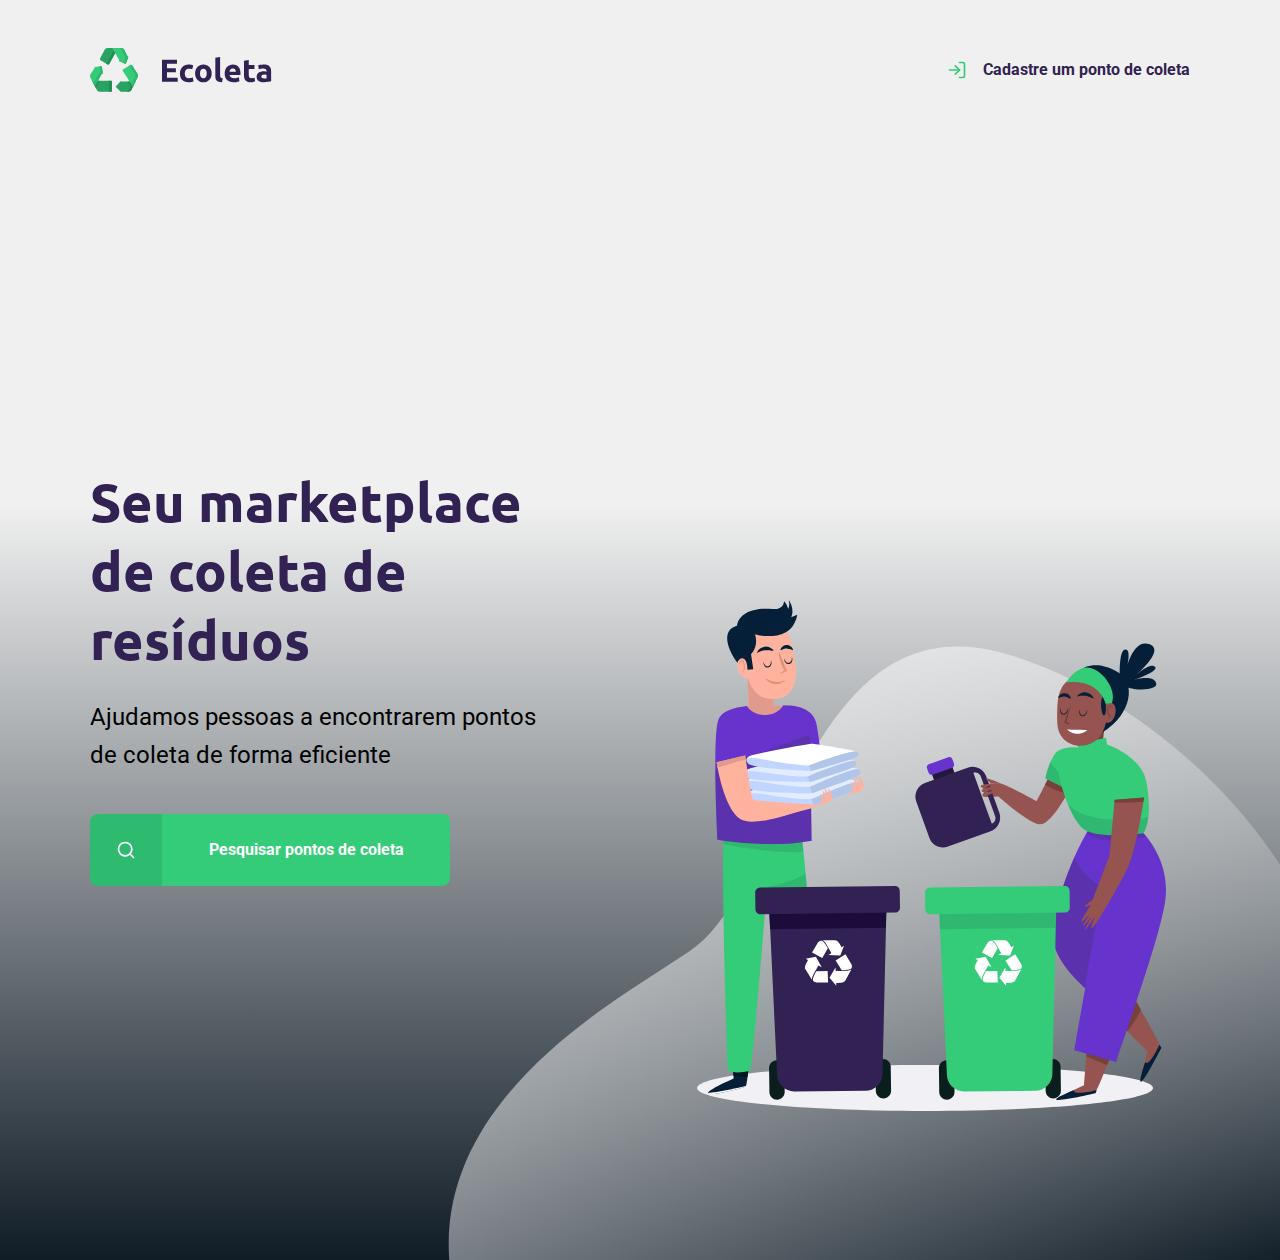
<file: index.html>
<!DOCTYPE html>
<html lang="pt_br">
<head>
  <meta charset="UTF-8">
  <meta name="viewport" content="width=device-width, initial-scale=1.0">
  <meta http-equiv="X-UA-Compatible" content="ie=edge">
  <title>Ecoleta</title>
  <link href="https://fonts.googleapis.com/css2?family=Ubuntu&family=Roboto:wght@700&display=swap" rel="stylesheet">
  <link rel="stylesheet" href="styles/main.css">
  <link rel="stylesheet" href="styles/home.css">
  <link rel="stylesheet" href="styles/modal.css">


  <link rel="stylesheet" href="styles/responsive.css">

</head>
<body>
  <div id="page-home">

    <div class="content">
      <header>
          <img src="./assets/logo.svg" alt="Logomarca">
          <a href="#">
            <span></span>
            Cadastre um ponto de coleta
          </a>
      </header>
      <main>
          <h1>Seu marketplace de coleta de resíduos</h1>
          <p>Ajudamos pessoas a encontrarem pontos de coleta de forma eficiente</p>
          <a href="#">
            <span></span>
            <strong>Pesquisar pontos de coleta</strong>
            
          </a>
      </main>
        
    </div>  

  </div>


  <div id="modal" class="hide">
    <div class="content">
      <div class="header">
        <h1>Pontos de Coleta</h1>
        <a href="#">Fechar</a>
      </div>
      <form action="/search.html">
        <label for="search">Cidade</label>
        <dv class="search field">
          <input type="text" name="search" placeholder="Pesquise por cidade">
          <button>
            <img src="/assets/search.svg" alt="Buscar">
          </button>
        </dv>
      </form>
    </div>
  </div>
  <script src="index.js"></script>
</body>
</html>
</file>
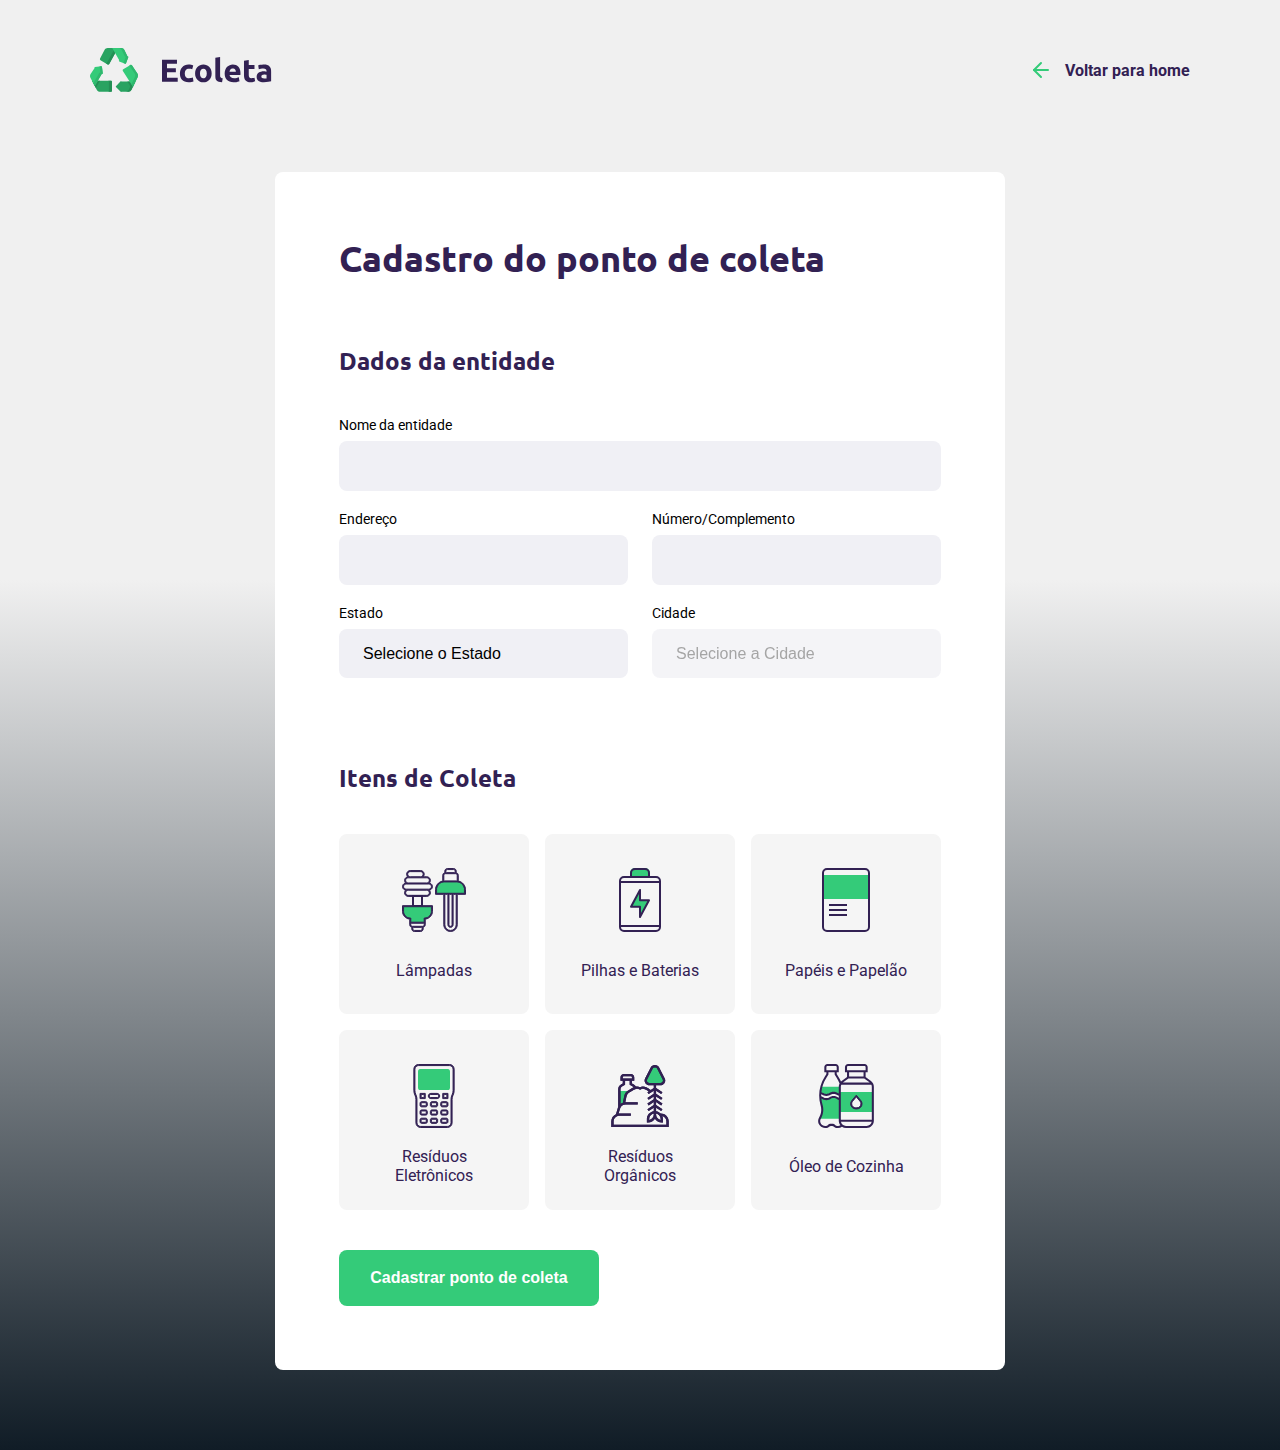
<file: create-point.html>
<!DOCTYPE html>
<html lang="pt_br">
<head>
  <meta charset="UTF-8">
  <meta name="viewport" content="width=device-width, initial-scale=1.0">
  <meta http-equiv="X-UA-Compatible" content="ie=edge">
  <title>Criar ponto de coleta</title>
  <link href="https://fonts.googleapis.com/css2?family=Ubuntu&family=Roboto:wght@700&display=swap" rel="stylesheet">
  <link rel="stylesheet" href="styles/main.css">
  <link rel="stylesheet" href="styles/create-point.css">
  <link rel="stylesheet" href="styles/responsive.css">

</head>
<body>
  <div id="page-create-point">
      <header>
          <img src="./assets/logo.svg" alt="Logomarca">
          <a href="#">
            <span></span>
            Voltar para home
          </a>
      </header>

      <form action="" method="POST">

        <h1>Cadastro do ponto de coleta</h1>

        <fieldset>
          <legend>
            <h2>Dados da entidade</h2>
          </legend>
          
          <div class="field">
            <label for="name">Nome da entidade</label>
            <input type="text" name="name" required>
          </div>

          <div class="field-group">
            <div class="field">
              <label for="address">Endereço</label>
              <input type="text" name="address" required>
            </div>
            <div class="field">
                <label for="address2">Número/Complemento</label>
                <input type="text" name="address2" required>
            </div>
          </div>

          <div class="field-group">
            <div class="field">
                <label for="state">Estado</label>
                <select name="uf" required>
                  <option value="">Selecione o Estado</option>
                </select>
                <input type="hidden" name="state" required>
            </div>

              <div class="field">
                  <label for="city">Cidade</label>
                  <select name="city" id="" disabled required>
                      <option value="">Selecione a Cidade</option>
                  </select>
              </div>
              
          </div>

        </fieldset>

        <fieldset>
          <legend>
            <h2>Itens de Coleta</h2>
          </legend>

          <div class="items-grid">
            <li data-id="1">
              <img src="./assets/lampadas.svg" alt="Lâmpadas">
              <span>Lâmpadas</span>
            </li>

            <li data-id="2">
              <img src="./assets/baterias.svg" alt="Pilhas e Baterias">
              <span>Pilhas e Baterias</span>
            </li>

            <li data-id="3">
              <img src="./assets/papeis-papelao.svg" alt="Papéis e Papelão">
              <span>Papéis e Papelão</span>
            </li>

            <li data-id="4">
              <img src="./assets/eletronicos.svg" alt="Resíduos Eletrônicos">
              <span>Resíduos Eletrônicos</span>
            </li>

            <li data-id="5">
              <img src="./assets/organicos.svg" alt="Resíduos Orgânicos">
              <span>Resíduos Orgânicos</span>
            </li>

            <li data-id="6">
              <img src="./assets/oleo.svg" alt="Óleo de Cozinha">
              <span>Óleo de Cozinha</span>
            </li>
          </div>
          <input type="text" name="items" id="items" value hidden>
        </fieldset>

        <button type="submit">Cadastrar ponto de coleta</button>
      </form>

  </div>
  <script src="create-point.js"></script>
</body>
</html>
</file>
<file: styles/main.css>
:root{
  --title-color: #322153;
  --primary-color: #34cb79
}
*{
  margin: 0;
  padding: 0;
  box-sizing: border-box;
}
html{
  font-family: 'Roboto', sans-serif;
}

body{
  background: linear-gradient(180deg, #f0f0f0 40%, #101c26);
  -webkit-font-smoothing: antialiased;
}

a{
  text-decoration: none;
}

h1, h2, h3, h4, h5, h6{
  font-family: 'Ubuntu', sans-serif;
  color: var(--title-color);
}
</file>
<file: styles/home.css>
#page-home{
  height: 140vh;
  background: url('../assets/home-background.svg') no-repeat;
  background-position: 35vw bottom;
}

#page-home .content{
  width: 90%;
  height: 100%;
  max-width: 1100px;
  margin: 0 auto; /** LATERAIS AUTOMÁTICAS E TOP-BOTTOM 0*/

  display: flex;
  flex-direction: column;
}

#page-home header{
  margin-top: 48px;
  display: flex;
  align-items: center;
  justify-content: space-between
}

#page-home header a{
  display: flex;
  text-decoration: none;
  color: var(--title-color);
  font-weight: 700;
}
#page-home header a span{
  margin-right: 16px;
  display: flex;
  background-image: url('../assets/log-in.svg');
  width: 20px;
  height: 20px;
}

#page-home main{
  max-width: 450px;
  flex: 1;
  display: flex;
  flex-direction: column;
  justify-content: center;
}

#page-home main h1{
  font-size: 54px;
  color: var(--title-color);
}

#page-home main p{
  font-size: 24px;
  line-height: 38px;
  margin-top: 24px;
}

#page-home main a{
  width: 100%;
  max-width: 360px;
  height: 72px;
  border-radius: 8px;

  display: flex;
  align-items: center;

  background: var(--primary-color);

  margin-top: 40px;

  transition: 400ms;

  color: #ffffff;
}

#page-home main a:hover{
  background-color: #2fb86e;
}

#page-home main a span{
  border-top-left-radius: 8px;
  border-bottom-left-radius: 8px;
  width: 72px;
  height: 72px;
  background: rgba(0,0,0,0.08);

  display: flex;
  align-items: center;
  justify-content: center;
}

/** CRIANDO PSEUDO ELEMENTS */
#page-home main a span::after{
  content: "";
  background-image: url('../assets/search.svg');

  width: 20px;
  height: 20px;
}

#page-home main a strong{
  flex: 1;
  text-align: center;
}
</file>
<file: styles/modal.css>
#modal{
  height: 100vh;
  width: 100vw;
  background-color: rgba(14, 10, 20,0.9);

  position: fixed;
  top:0;

  display: flex;
  justify-content: center;
  align-items: center;
  transition: 400ms;

}


#modal .content{
  color: #ffffff;

  width: 350px;

}

#modal .header{
  display: flex;
  align-items: center;
  justify-content: space-between;
  margin-bottom: 48px;
}

#modal .header a{
  background-image: url("../assets/x.svg");

  width: 20px;
  height: 20px;
  
  display: flex;
  font-size: 0.01px;
}


#modal .header h1{
  color: #ffffff;

  font-size: 36px;
  line-height: 42px;
}
#modal.hide{
  display: none;
}
#modal form label{
  font-size: 14px;
  line-height: 16px;

  display: block;
  margin-bottom: 8px;
}

#modal form .field{
  display: flex;
}

#modal form input{
  flex: 1;

  background-color: #f0f0f5;
  border: none;
  border-radius: 8px 0 0 8px;

  padding: 16px 24px;
  font-size: 16px;

  color: #6c6c80;
}

#modal form button{
  width: 72px;
  height: 72px;


  background-color: var(--primary-color);

  border: 0;
  border-top-right-radius: 8px;
  border-bottom-right-radius: 8px; 
  
}

#modal form button:hover{
  background-color: #2fb85e;
}
</file>
<file: styles/responsive.css>
@media (max-width: 900px){
  #page-home{
    background-position-x: 70vw;
  }
  #page-home .content{
    align-items: center;
    text-align: center;
  }

  #page-home header a{
    position: absolute;
    bottom: -100px;

    left: 50%;
    transform: translateX(-50%);
  }

  #page-home main{
    align-items: center;
  }

  #page-search-results .cards{
    grid-template-columns: 1fr;
  }

  #page-search-results .cards img{
    height: 250px;
  }
}

@media (min-width: 1700px){
  #page-home{
    background-position-x: 40vw;
  }
}

@media (max-height: 550px){
  #page-home{
    background-position-y: 200px;
  }
}
</file>
<file: styles/create-point.css>
#page-create-point{
  width: 90%;
  max-width: 1100px;
  margin: 0 auto;
}

#page-create-point header{
  margin-top: 48px;
  display: flex;
  justify-content: space-between;
  align-items: center;
}

#page-create-point header a {
  color: var(--title-color);
  font-weight: bold;
  display: flex;
  align-items: center;
}

#page-create-point header a span{
  margin-right: 16px;
  background-image: url('../assets/arrow-left.svg');
  display: flex;
  width: 20px;
  height: 24px;

}

form{
  background-color: #ffffff;

  margin: 80px auto;
  padding: 64px;

  border-radius: 8px;

  max-width: 730px;

}

form h1{
  font-size: 36px;
}

form fieldset{
  margin-top: 64px;
  border: 0;
}

form legend{
  margin-bottom: 40px;
}

form legend h2{
  font-size: 24px;
}

form .field{
  flex: 1;
  display: flex;
  flex-direction: column;

  margin-bottom: 20px;
}

form .field-group{
  display: flex;
  
}

form input, form select{
  background-color: #f0f0f5;
  border: 0;
  padding: 16px 24px;
  font-size: 16px;
  
  border-radius: 8px;

}

form select{
  -webkit-appearance: none;
  -moz-appearance: none;
  appearance: none;
}

form label{
  font-size: 14px;
  margin-bottom: 8px;
}

form .field-group .field + .field{
  margin-left: 24px;
}

form button{
  width: 260px;
  height: 56px;

  background-color: var(--primary-color);
  border: 0;
  border-radius: 8px;

  color: #ffffff;
  font-weight: bold;
  font-size: 16px;

  margin-top: 40px;  
  transition: all 1s ease;
}

form button:hover{
  background-color: #2fb86e;
}

.items-grid{
  display: grid;
  grid-template-columns: 1fr 1fr 1fr;
  gap: 16px;
   
}

.items-grid li{
  background-color: #f5f5f5;
  padding: 32px 24px 16px;
  list-style: none;

  border: 2px solid #f5f5f5;
  height: 180px;
  border-radius: 8px;

  display: flex;
  flex-direction: column;
  align-items: center;
  justify-content: space-between;

  text-align: center;

  cursor: pointer;
}

.items-grid li span{
  margin-top: 12px;
  flex: 1;

  display: flex;
  align-items: center;

  color: var(--title-color);
}

.items-grid li.selected{
  background: #e1faec;
  border: 2px solid #34cd79;
}

.items-grid li img,
.items-grid li span{
  pointer-events: none;
}
</file>
